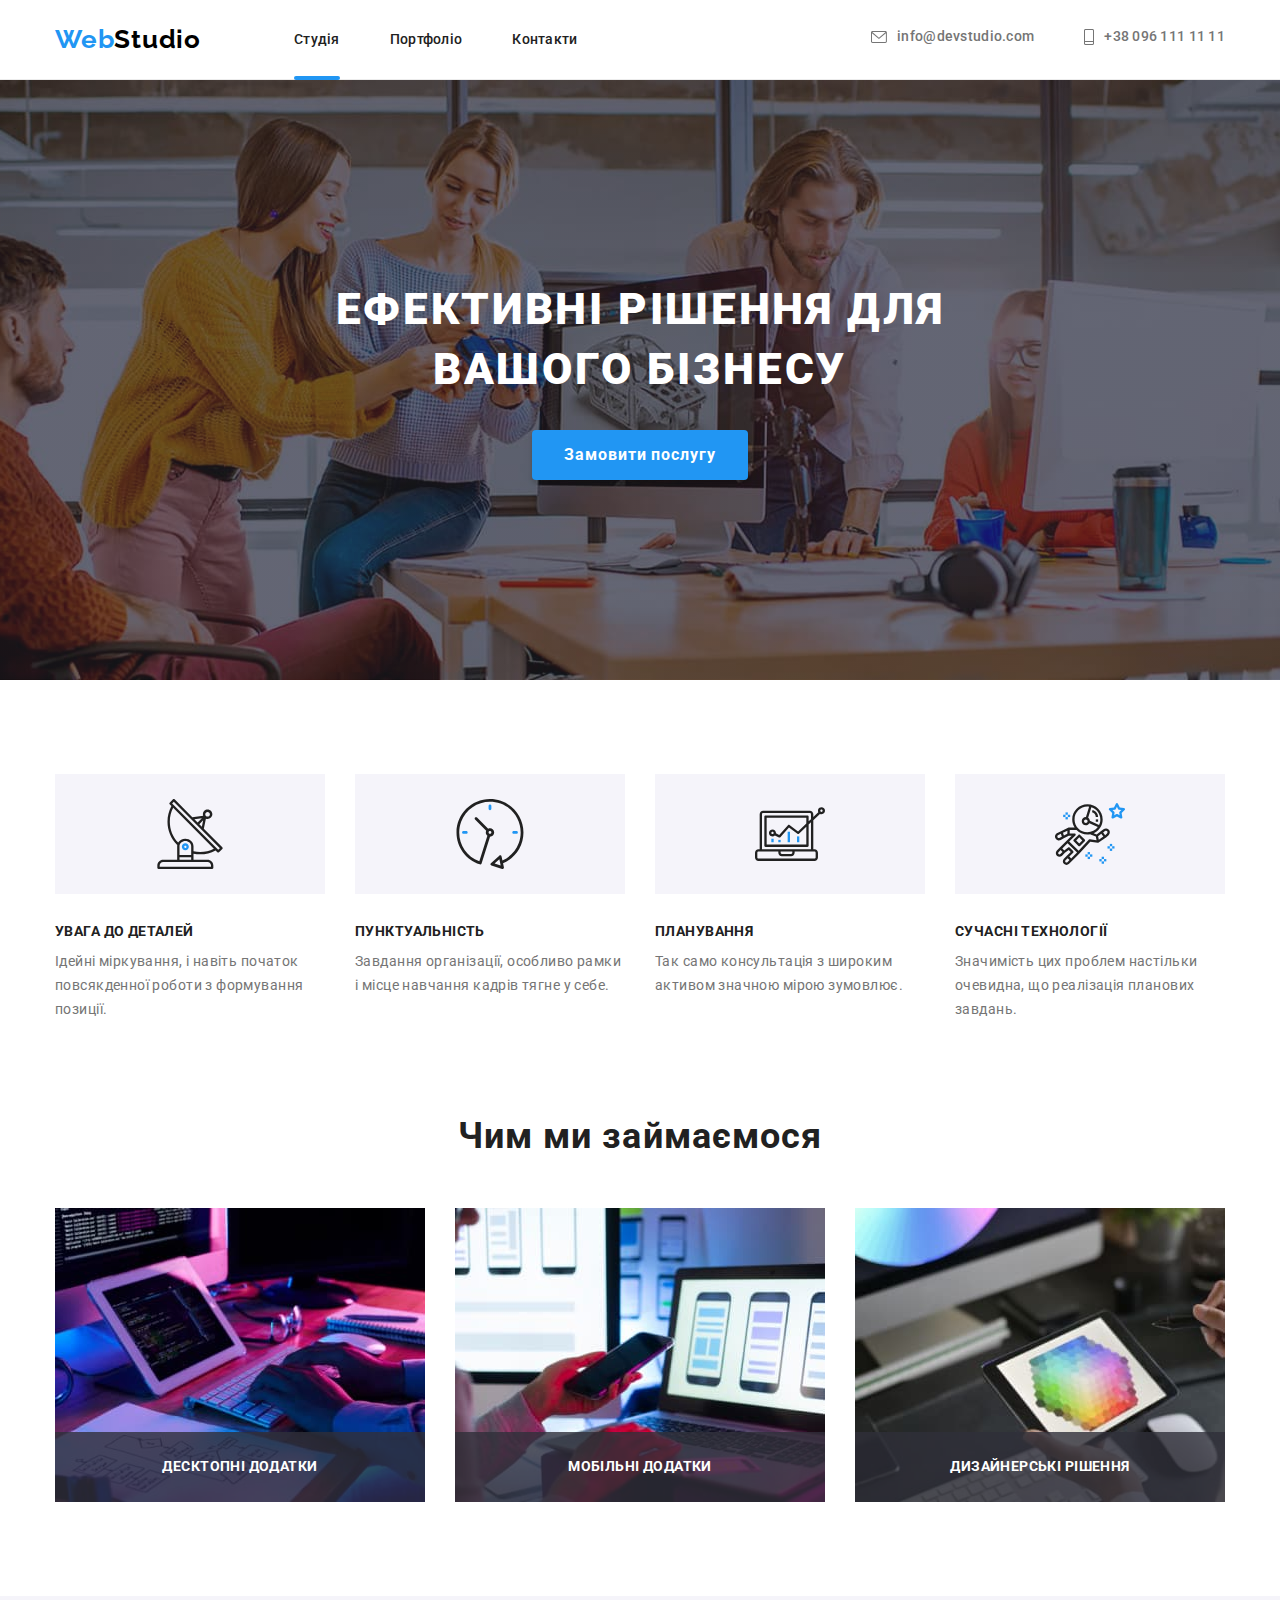
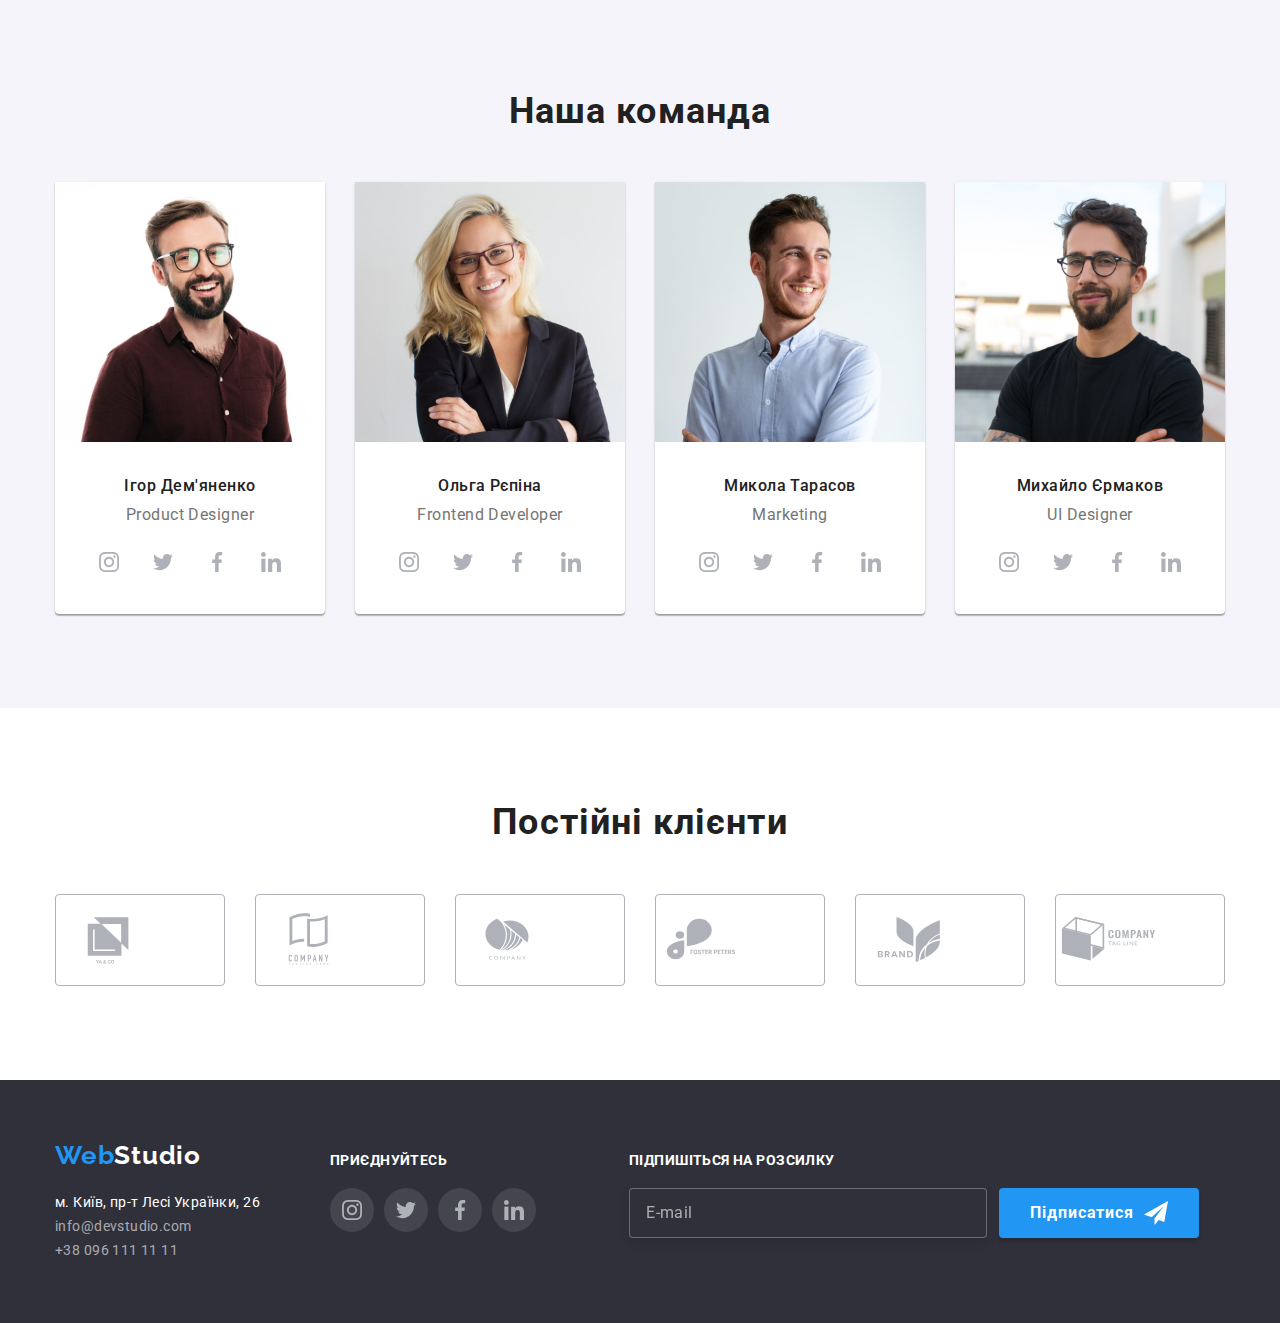
<file: index.html>
<!DOCTYPE html>
<html lang="uk">
  <head>
    <meta charset="UTF-8" />
    <meta http-equiv="X-UA-Compatible" content="IE=edge" />
    <meta name="viewport" content="width=device-width, initial-scale=1.0" />
    <title>Document</title>
    <link rel="preconnect" href="https://fonts.googleapis.com" />
    <link rel="preconnect" href="https://fonts.gstatic.com" crossorigin />
    <link
      href="https://fonts.googleapis.com/css2?family=Raleway:wght@700&family=Roboto:wght@400;500;700;900&family=Tangerine:wght@700&display=swap"
      rel="stylesheet"
    />
    <link
      rel="stylesheet"
      href="https://cdnjs.cloudflare.com/ajax/libs/modern-normalize/1.1.0/modern-normalize.min.css"
    />
    <link rel="stylesheet" href="./css/styles.css" />
  </head>
  <body class="page-body">
    <!-- Шапка -->
    <header class="page-header">
      <div class="container main-nav">
        <a href="/" class="header-logo logo-link">
          <span class="header-logo-accent">Web</span>Studio</a
        >
        <nav class="header-nav">
          <ul class="header-list list">
            <li class="item">
              <a href="./index.html" class="header-list-link link current"
                >Студія
              </a>
            </li>
            <li class="item">
              <a href="./portfolio.html" class="header-list-link link"
                >Портфоліо</a
              >
            </li>
            <li class="item">
              <a href="#" class="header-list-link link">Контакти</a>
            </li>
          </ul>
        </nav>
        <ul class="header-contact-list list">
          <li class="item">
            <a
              class="header-mail-link contact-icon-link link"
              href="mailto:info@devstudio.com"
            >
              <svg class="header-icon icon-mail width=16" height="12">
                <use href="./images/icons.svg#icon-mail"></use>
              </svg>
              <span>info@devstudio.com</span>
            </a>
          </li>
          <li class="item">
            <a
              class="header-tel-link contact-icon-link link"
              href="tel:+380961111111"
            >
              <svg class="header-icon icon-tel" width="10" height="16">
                <use href="./images/icons.svg#icon-tel"></use>
              </svg>
              <span>+38 096 111 11 11</span></a
            >
          </li>
        </ul>
      </div>
    </header>
    <main>
      <!-- Герой -->
      <section class="hero centered">
        <div class="container">
          <h1 class="section-hero-title text-hero-title">
            Ефективні рішення для вашого бізнесу
          </h1>
          <button
            data-modal-open
            class="section-hero-button button"
            type="button"
          >
            Замовити послугу
          </button>
        </div>
      </section>
      <!-- Переваги -->
      <section class="section-featuers section">
        <div class="container">
          <h2 class="section-features-title visually-hidden">Переваги</h2>
          <ul class="section-features-list list">
            <li class="item">
              <div class="features-icons">
                <svg class="features-icon" width="70" height="70">
                  <use href="./images/icons.svg#icon-antenna"></use>
                </svg>
              </div>
              <h3 class="section-features-title">УВАГА ДО ДЕТАЛЕЙ</h3>
              <p class="section-features-text">
                Ідейні міркування, і навіть початок повсякденної роботи з
                формування позиції.
              </p>
            </li>
            <li class="item">
              <div class="features-icons">
                <svg class="features-icon" width="70" height="70">
                  <use href="./images/icons.svg#icon-clock"></use>
                </svg>
              </div>
              <h3 class="section-features-title">ПУНКТУАЛЬНІСТЬ</h3>
              <p class="section-features-text">
                Завдання організації, особливо рамки і місце навчання кадрів
                тягне у себе.
              </p>
            </li>
            <li class="item">
              <div class="features-icons">
                <svg class="features-icon" width="70" height="70">
                  <use href="./images/icons.svg#icon-diagram"></use>
                </svg>
              </div>
              <h3 class="section-features-title">ПЛАНУВАННЯ</h3>
              <p class="section-features-text">
                Так само консультація з широким активом значною мірою зумовлює.
              </p>
            </li>
            <li class="item">
              <div class="features-icons">
                <svg class="features-icon" width="70" height="70">
                  <use href="./images/icons.svg#icon-astronaut"></use>
                </svg>
              </div>
              <h3 class="section-features-title">СУЧАСНІ ТЕХНОЛОГІЇ</h3>
              <p class="section-features-text">
                Значимість цих проблем настільки очевидна, що реалізація
                планових завдань.
              </p>
            </li>
          </ul>
        </div>
      </section>
      <!-- Чим займаємось -->
      <section class="section-work centered section">
        <div class="container">
          <h2 class="section-work-title">Чим ми займаємося</h2>
          <ul class="section-work-list list">
            <li class="item">
              <div class="thumb">
                <img
                  class="section-work-img"
                  src="./images/img1.jpg"
                  alt="програміст працює на комп'ютері"
                  width="370"
                />
                <p class="img-title">Десктопні додатки</p>
              </div>
            </li>
            <li class="item">
              <div class="thumb">
                <img
                  class="section-work-img"
                  src="./images/img2.jpg"
                  alt="програміст з телефоном в руці працює на комп'ютері"
                  width="370"
                />
                <p class="img-title">Мобільні додатки</p>
              </div>
            </li>
            <li class="item">
              <div class="thumb">
                <img
                  class="section-work-img"
                  src="./images/img3.jpg"
                  alt="планшет в руках"
                  width="370"
                />
                <p class="img-title">Дизайнерські рішення</p>
              </div>
            </li>
          </ul>
        </div>
      </section>
      <!-- Наша команда -->
      <section class="section-team section centered">
        <div class="container">
          <h2 class="section-team-title">Наша команда</h2>
          <ul class="section-team-list list">
            <li class="team-list-item item">
              <img
                class="section-team-img"
                src="./images/prod-desingner.jpg"
                alt="Ігор Дем'яненко"
                width="270"
              />
              <h3 class="section-pre-title">Ігор Дем'яненко</h3>
              <p class="section-team-text">Product Designer</p>
              <ul class="social-icons list">
                <li class="social-item">
                  <a href="" class="social-link link">
                    <svg class="social-icon" width="20" height="20">
                      <use href="./images/icons.svg#icon-instagram"></use>
                    </svg>
                  </a>
                </li>
                <li class="social-item">
                  <a href="" class="social-link link">
                    <svg class="social-icon" width="20" height="20">
                      <use href="./images/icons.svg#icon-twitter"></use>
                    </svg>
                  </a>
                </li>
                <li class="social-item">
                  <a href="" class="social-link link">
                    <svg class="social-icon" width="20" height="20">
                      <use href="./images/icons.svg#icon-facebook"></use>
                    </svg>
                  </a>
                </li>
                <li class="social-item">
                  <a href="" class="social-link link">
                    <svg class="social-icon" width="20" height="20">
                      <use href="./images/icons.svg#icon-linkedin"></use>
                    </svg>
                  </a>
                </li>
              </ul>
            </li>
            <li class="team-list-item item">
              <img
                class="section-team-img"
                src="./images/frontend.jpg"
                alt="Ольга Рєпіна"
                width="270"
              />
              <h3 class="section-pre-title">Ольга Рєпіна</h3>
              <p class="section-team-text">Frontend Developer</p>
              <ul class="social-icons list">
                <li class="social-item">
                  <a href="" class="social-link link">
                    <svg class="social-icon" width="20" height="20">
                      <use href="./images/icons.svg#icon-instagram"></use>
                    </svg>
                  </a>
                </li>
                <li class="social-item">
                  <a href="" class="social-link link">
                    <svg class="social-icon" width="20" height="20">
                      <use href="./images/icons.svg#icon-twitter"></use>
                    </svg>
                  </a>
                </li>
                <li class="social-item">
                  <a href="" class="social-link link">
                    <svg class="social-icon" width="20" height="20">
                      <use href="./images/icons.svg#icon-facebook"></use>
                    </svg>
                  </a>
                </li>
                <li class="social-item">
                  <a href="" class="social-link link">
                    <svg class="social-icon" width="20" height="20">
                      <use href="./images/icons.svg#icon-linkedin"></use>
                    </svg>
                  </a>
                </li>
              </ul>
            </li>
            <li class="team-list-item item">
              <img
                class="section-team-img"
                src="./images/marketing.jpg"
                alt="Микола Тарасов"
                width="270"
              />
              <h3 class="section-pre-title">Микола Тарасов</h3>
              <p class="section-team-text">Marketing</p>
              <ul class="social-icons list">
                <li class="social-item">
                  <a href="" class="social-link link">
                    <svg class="social-icon" width="20" height="20">
                      <use href="./images/icons.svg#icon-instagram"></use>
                    </svg>
                  </a>
                </li>
                <li class="social-item">
                  <a href="" class="social-link link">
                    <svg class="social-icon" width="20" height="20">
                      <use href="./images/icons.svg#icon-twitter"></use>
                    </svg>
                  </a>
                </li>
                <li class="social-item">
                  <a href="" class="social-link link">
                    <svg class="social-icon" width="20" height="20">
                      <use href="./images/icons.svg#icon-facebook"></use>
                    </svg>
                  </a>
                </li>
                <li class="social-item">
                  <a href="" class="social-link link">
                    <svg class="social-icon" width="20" height="20">
                      <use href="./images/icons.svg#icon-linkedin"></use>
                    </svg>
                  </a>
                </li>
              </ul>
            </li>
            <li class="team-list-item item">
              <img
                class="section-team-img"
                src="./images/uldesidner.jpg"
                alt="Михайло Єрмаков"
                width="270"
              />
              <h3 class="section-pre-title">Михайло Єрмаков</h3>
              <p class="section-team-text">UI Designer</p>
              <ul class="social-icons list">
                <li class="social-item">
                  <a href="" class="social-link link">
                    <svg class="social-icon" width="20" height="20">
                      <use href="./images/icons.svg#icon-instagram"></use>
                    </svg>
                  </a>
                </li>
                <li class="social-item">
                  <a href="" class="social-link link">
                    <svg class="social-icon" width="20" height="20">
                      <use href="./images/icons.svg#icon-twitter"></use>
                    </svg>
                  </a>
                </li>
                <li class="social-item">
                  <a href="" class="social-link link">
                    <svg class="social-icon" width="20" height="20">
                      <use href="./images/icons.svg#icon-facebook"></use>
                    </svg>
                  </a>
                </li>
                <li class="social-item">
                  <a href="" class="social-link link">
                    <svg class="social-icon" width="20" height="20">
                      <use href="./images/icons.svg#icon-linkedin"></use>
                    </svg>
                  </a>
                </li>
              </ul>
            </li>
          </ul>
        </div>
      </section>
      <section class="clients centered">
        <div class="container">
          <h2 class="clients-title">Постійні клієнти</h2>
          <ul class="cliets-list list">
            <li class="clients-item">
              <a href="" class="clients-link link">
                <svg class="clients-icon" height="60" width="106">
                  <use href="./images/icons.svg#icon-logo-1"></use>
                </svg>
              </a>
            </li>
            <li class="clients-item">
              <a href="" class="clients-link link">
                <svg class="clients-icon" height="60" width="106">
                  <use href="./images/icons.svg#icon-logo-2"></use>
                </svg>
              </a>
            </li>
            <li class="clients-item">
              <a href="" class="clients-link link">
                <svg class="clients-icon" height="60" width="106">
                  <use href="./images/icons.svg#icon-logo-3"></use>
                </svg>
              </a>
            </li>
            <li class="clients-item">
              <a href="" class="clients-link link">
                <svg class="clients-icon" height="60" width="106">
                  <use href="./images/icons.svg#icon-logo-4"></use>
                </svg>
              </a>
            </li>
            <li class="clients-item">
              <a href="" class="clients-link link">
                <svg class="clients-icon" height="60" width="106">
                  <use href="./images/icons.svg#icon-logo-5"></use>
                </svg>
              </a>
            </li>
            <li class="clients-item">
              <a href="" class="clients-link link">
                <svg class="clients-icon" height="60" width="106">
                  <use href="./images/icons.svg#icon-logo-6"></use>
                </svg>
              </a>
            </li>
          </ul>
        </div>
      </section>
    </main>
    <!-- Футер -->
    <footer class="page-footer">
      <div class="container">
        <div class="footer-address-block">
          <a href="/" class="footer-logo-link logo-link">
            <span class="footer-logo-accent">Web</span
            ><span class="second-part-logo">Studio</span>
          </a>
          <address class="footer-address">
            <ul class="footer-address-list list">
              <li>
                <a
                  class="footer-address-text link"
                  href="https://goo.gl/maps/xzUhMAHxMRx1ZoJVA"
                  target="_blank"
                  rel="noopener noreferrer nofollow"
                  >м. Київ, пр-т Лесі Українки, 26</a
                >
              </li>
              <li>
                <a
                  class="footer-mail-link link"
                  href="mailto:info@devstudio.com"
                  >info@devstudio.com</a
                >
              </li>
              <li>
                <a class="footer-tel-link link" href="tel:+380961111111"
                  >+38 096 111 11 11</a
                >
              </li>
            </ul>
          </address>
        </div>
        <div class="footer-icons">
          <h2 class="footer-icon-text">приєднуйтесь</h2>
          <ul class="footer-list list">
            <li class="icon-list list">
              <a class="icon-link link" href="">
                <svg class="social-icon" width="20" height="20">
                  <use href="./images/icons.svg#icon-instagram"></use>
                </svg>
              </a>
            </li>
            <li class="icon-list list">
              <a class="icon-link link" href="">
                <svg class="social-icon" width="20" height="20">
                  <use href="./images/icons.svg#icon-twitter"></use>
                </svg>
              </a>
            </li>
            <li class="icon-list list">
              <a class="icon-link link" href="">
                <svg class="social-icon" width="20" height="20">
                  <use href="./images/icons.svg#icon-facebook"></use>
                </svg>
              </a>
            </li>
            <li class="icon-list list">
              <a class="icon-link link" href="">
                <svg class="social-icon" width="20" height="20">
                  <use href="./images/icons.svg#icon-linkedin"></use>
                </svg>
              </a>
            </li>
          </ul>
        </div>
        <div class="footer-join">
          <h2 class="footer-join-text">Підпишіться на розсилку</h2>
          <div class="input-field">
            <label for="join-input" class="modal-label"></label>
            <input
              type="email"
              name="join-input"
              id="join-input"
              placeholder="E-mail"
              class="input-footer"
            />
            <button type="submit" class="button button-join">
              <span class="text-join">Підписатися</span>
              <svg class="footer-icon-send" width="24" height="24">
                <use href="./images/icons.svg#icon-send"></use>
              </svg>
            </button>
          </div>
        </div>
      </div>
    </footer>
    <div class="modal-backdrop is-hidden" data-modal>
      <div class="modal">
        <div data-modal-close class="close-sign">
          <svg class="close-sing-icon" width="18" height="18">
            <use href="./images/icons.svg#icon-close"></use>
          </svg>
        </div>
        <form action="#" name="form-request" class="modal-form">
          <p class="modal-text">Залиште свої дані, ми вам передзвонимо</p>
          <label for="user-name" class="modal-label">Ім'я</label>
          <div class="input-wrapper">
            <input
              type="text"
              name="user-name"
              id="user-name"
              class="modal-input"
            />
            <svg class="input-icon" width="18" height="18">
              <use href="./images/icons.svg#icon-user"></use>
            </svg>
          </div>
          <label for="user-number" class="modal-label">Телефон</label>
          <div class="input-wrapper">
            <input
              type="tel"
              name="user-number"
              id="user-number"
              class="modal-input"
            />
            <svg class="input-icon" width="18" height="18">
              <use href="./images/icons.svg#icon-phone"></use>
            </svg>
          </div>
          <label for="user-mail" class="modal-label">Пошта</label>
          <div class="input-wrapper">
            <input
              type="email"
              name="user-mail"
              id="user-mail"
              class="modal-input"
            />
            <svg class="input-icon" width="18" height="18">
              <use href="./images/icons.svg#icon-email"></use>
            </svg>
          </div>
          <label for="user-text" class="modal-label">Коментар</label>
          <textarea
            name="user-text"
            id="user-text"
            placeholder="Введіть текст"
            class="modal-textarea"
          ></textarea>
          <div class="input-wrapper check-line">
            <input
              type="checkbox"
              value="agree"
              name="checkbox-agreement"
              id="checkbox-agreement"
              class="visually-hidden"
            />
            <label for="checkbox-agreement" class="checkbox-agree"
              >Погоджуюся з розсилкою та приймаю
              <span
                ><a class="checkbox-link" href="#">Умови договору</a></span
              ></label
            >
          </div>
          <button type="submit" class="modal-button">Відправити</button>
        </form>
      </div>
    </div>
    <script src="./js/modal.js"></script>
  </body>
</html>
</file>
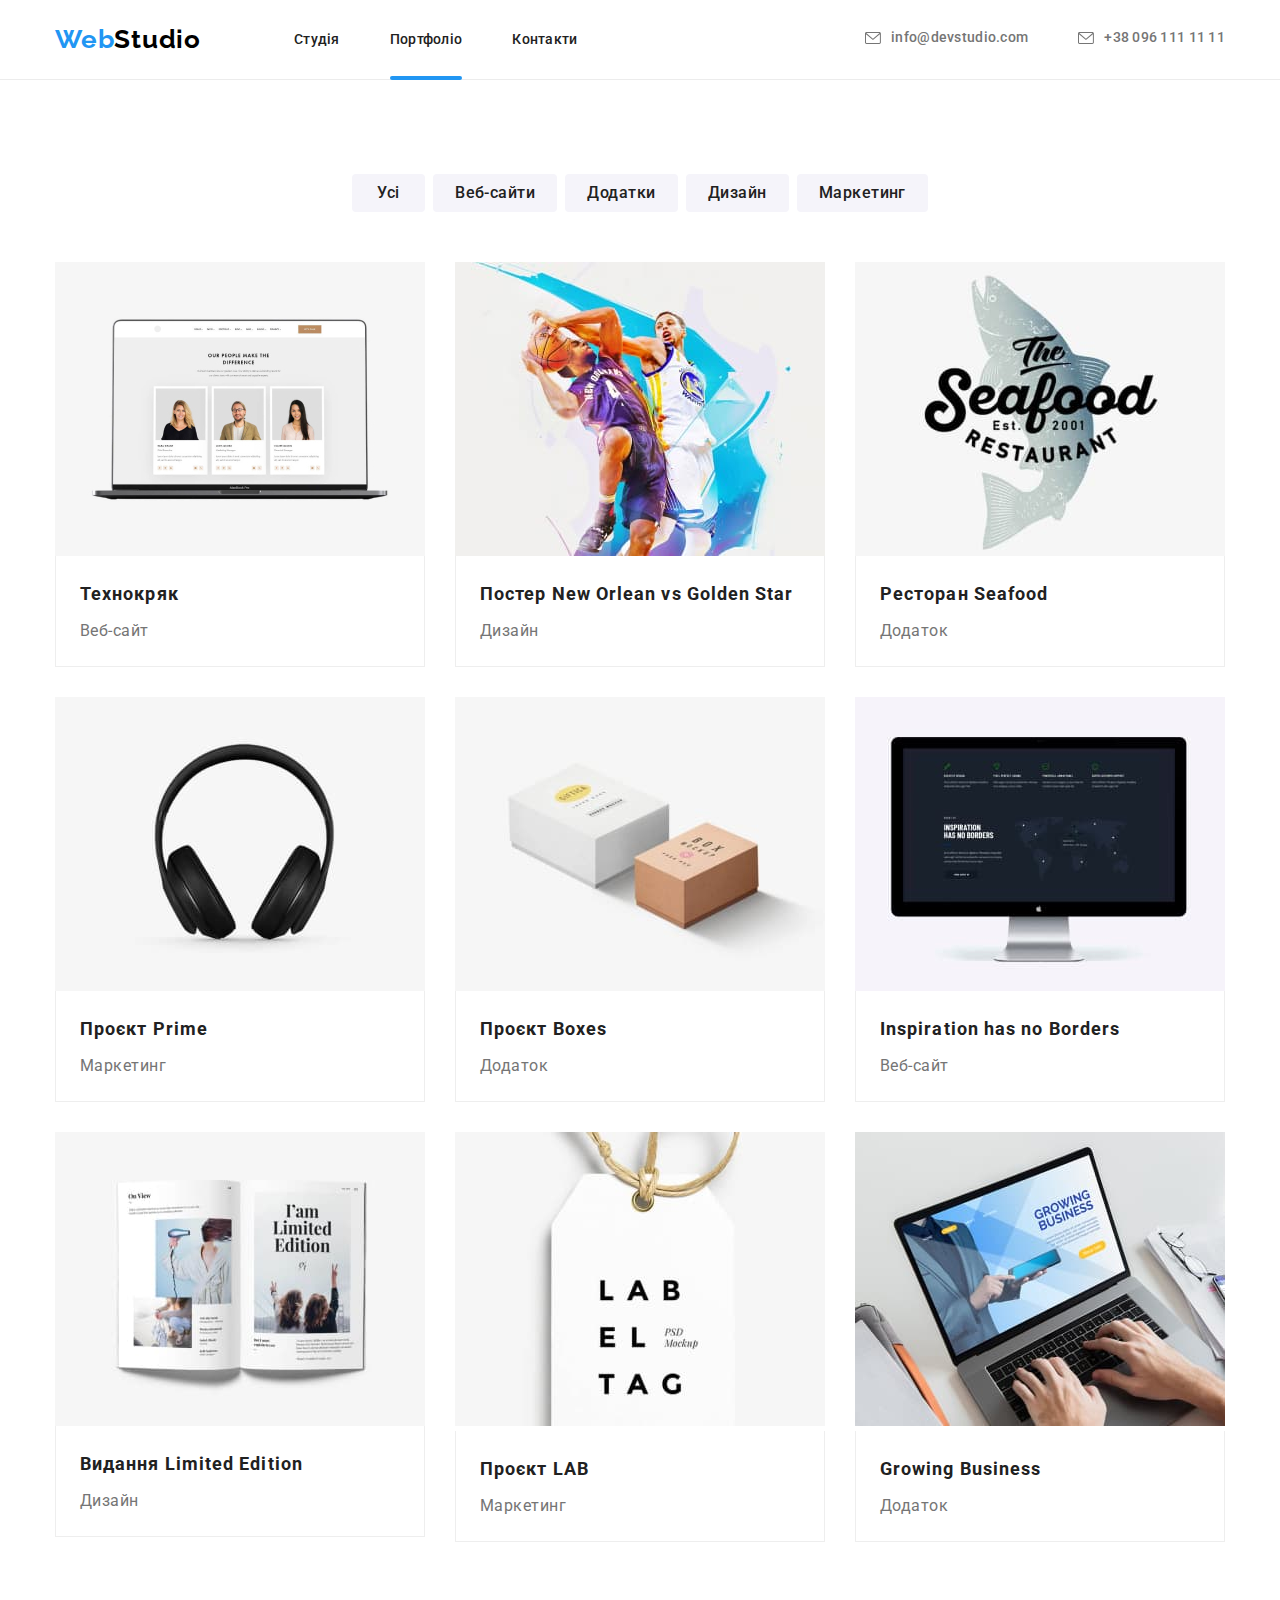
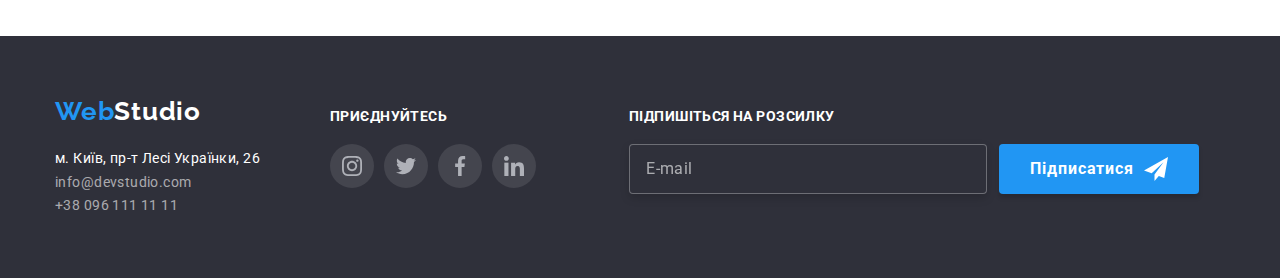
<file: portfolio.html>
<!DOCTYPE html>
<html lang="uk">
  <head>
    <meta charset="UTF-8" />
    <meta http-equiv="X-UA-Compatible" content="IE=edge" />
    <meta name="viewport" content="width=device-width, initial-scale=1.0" />
    <title>Портфолио</title>
    <link rel="preconnect" href="https://fonts.googleapis.com" />
    <link rel="preconnect" href="https://fonts.gstatic.com" crossorigin />
    <link
      href="https://fonts.googleapis.com/css2?family=Raleway:wght@700&family=Roboto:wght@400;500;700;900&family=Tangerine:wght@700&display=swap"
      rel="stylesheet"
    />
    <link
      rel="stylesheet"
      href="https://cdnjs.cloudflare.com/ajax/libs/modern-normalize/1.1.0/modern-normalize.min.css"
    />
    <link rel="stylesheet" href="./css/styles.css" />
  </head>
  <body class="page-body">
    <!-- Шапка -->
    <header class="page-header">
      <div class="container main-nav">
        <a href="/" class="header-logo logo-link">
          <span class="header-logo-accent">Web</span>Studio</a
        >
        <nav class="header-nav">
          <ul class="header-list list">
            <li class="item">
              <a href="./index.html" class="header-list-link link">Студія</a>
            </li>
            <li class="item">
              <a href="/portfolio.html" class="header-list-link link current"
                >Портфоліо</a
              >
            </li>
            <li class="item">
              <a href="#" class="header-list-link link">Контакти</a>
            </li>
          </ul>
        </nav>
        <ul class="header-contact-list list">
          <li class="item">
            <a
              class="header-mail-link contact-icon-link link"
              href="mailto:info@devstudio.com"
            >
              <svg class="header-icon icon-mail width=16" height="12">
                <use href="./images/icons.svg#icon-mail"></use>
              </svg>
              <span>info@devstudio.com</span></a
            >
          </li>
          <li class="item">
            <a
              class="header-tel-link contact-icon-link link"
              href="tel:+380961111111"
            >
              <svg class="header-icon icon-mail width=16" height="12">
                <use href="./images/icons.svg#icon-mail"></use>
              </svg>
              <span>+38 096 111 11 11</span></a
            >
          </li>
        </ul>
      </div>
    </header>
    <main>
      <!-- Герой -->
      <section class="section-progects section">
        <div class="container">
          <h1 class="section-filter-title visually-hidden">Фільтр</h1>
          <ul class="section-filter-list list">
            <li class="item">
              <button class="filter-button all link" type="button">Усі</button>
            </li>
            <li class="item">
              <button class="filter-button link" type="button">
                Веб-сайти
              </button>
            </li>
            <li class="item">
              <button class="filter-button link" type="button">Додатки</button>
            </li>
            <li class="item">
              <button class="filter-button link" type="button">Дизайн</button>
            </li>
            <li class="item">
              <button class="filter-button link" type="button">
                Маркетинг
              </button>
            </li>
          </ul>
          <ul class="progects-list list">
            <li class="progects-item-list item">
              <a class="progect-link link" href="#">
                <div class="overlay">
                  <img
                    class="progect-list-img"
                    src="./images/image1.jpg"
                    alt="Технокряк"
                    width="370"
                  />
                  <p class="overlay-text">
                    Ресурс пропонує комплексні пропозиції з різним рівнем
                    функціоналу та сервісів. Все це дозволить відвідувачу
                    отримати вичерпні відомості про компанію чи приватну особу.
                  </p>
                </div>
                <div class="img-description">
                  <h2 class="progect-list-title link">Технокряк</h2>
                  <p class="progect-list-text">Веб-сайт</p>
                </div>
              </a>
            </li>
            <li class="progects-item-list item">
              <a class="progect-link link" href="#">
                <div class="overlay">
                  <img
                    class="progect-list-img"
                    src="./images/image2.jpg"
                    alt="Постер"
                    width="370"
                  />
                  <p class="overlay-text">
                    Ресурс пропонує комплексні пропозиції з різним рівнем
                    функціоналу та сервісів. Все це дозволить відвідувачу
                    отримати вичерпні відомості про компанію чи приватну особу.
                  </p>
                </div>
                <div class="img-description">
                  <h2 class="progect-list-title link">
                    Постер New Orlean vs Golden Star
                  </h2>
                  <p class="progect-list-text">Дизайн</p>
                </div>
              </a>
            </li>
            <li class="progects-item-list item">
              <a class="progect-link link" href="#">
                <div class="overlay">
                  <img
                    class="progect-list-img"
                    src="./images/image3.jpg"
                    alt="Ресторан Seafood"
                    width="370"
                  />
                  <p class="overlay-text">
                    Ресурс пропонує комплексні пропозиції з різним рівнем
                    функціоналу та сервісів. Все це дозволить відвідувачу
                    отримати вичерпні відомості про компанію чи приватну особу.
                  </p>
                </div>
                <div class="img-description">
                  <h2 class="progect-list-title link">Ресторан Seafood</h2>
                  <p class="progect-list-text">Додаток</p>
                </div>
              </a>
            </li>
            <li class="progects-item-list item">
              <a class="progect-link link" href="#">
                <div class="overlay">
                  <img
                    class="progect-list-img"
                    src="./images/image4.jpg"
                    alt="Проєкт Prime"
                    width="370"
                  />
                  <p class="overlay-text">
                    Ресурс пропонує комплексні пропозиції з різним рівнем
                    функціоналу та сервісів. Все це дозволить відвідувачу
                    отримати вичерпні відомості про компанію чи приватну особу.
                  </p>
                </div>
                <div class="img-description">
                  <h2 class="progect-list-title link">Проєкт Prime</h2>
                  <p class="progect-list-text">Маркетинг</p>
                </div>
              </a>
            </li>
            <li class="progects-item-list item">
              <a class="progect-link link" href="#">
                <div class="overlay">
                  <img
                    class="progect-list-img"
                    src="./images/image5.jpg"
                    alt="Проєкт Boxes"
                    width="370"
                  />
                  <p class="overlay-text">
                    Ресурс пропонує комплексні пропозиції з різним рівнем
                    функціоналу та сервісів. Все це дозволить відвідувачу
                    отримати вичерпні відомості про компанію чи приватну особу.
                  </p>
                </div>
                <div class="img-description">
                  <h2 class="progect-list-title link">Проєкт Boxes</h2>
                  <p class="progect-list-text">Додаток</p>
                </div>
              </a>
            </li>
            <li class="progects-item-list item">
              <a class="progect-link link" href="#">
                <div class="overlay">
                  <img
                    class="progect-list-img"
                    src="./images/image6.jpg"
                    alt="Inspiration"
                    width="370"
                  />
                  <p class="overlay-text">
                    Ресурс пропонує комплексні пропозиції з різним рівнем
                    функціоналу та сервісів. Все це дозволить відвідувачу
                    отримати вичерпні відомості про компанію чи приватну особу.
                  </p>
                </div>
                <div class="img-description">
                  <h2 class="progect-list-title link">
                    Inspiration has no Borders
                  </h2>
                  <p class="progect-list-text">Веб-сайт</p>
                </div>
              </a>
            </li>
            <li class="progects-item-list item">
              <a class="progect-link link" href="#">
                <div class="overlay">
                  <img
                    class="progect-list-img"
                    src="./images/image7.jpg"
                    alt=""
                    width="370"
                  />
                  <p class="overlay-text">
                    Ресурс пропонує комплексні пропозиції з різним рівнем
                    функціоналу та сервісів. Все це дозволить відвідувачу
                    отримати вичерпні відомості про компанію чи приватну особу.
                  </p>
                </div>
                <div class="img-description">
                  <h2 class="progect-list-title link">
                    Видання Limited Edition
                  </h2>
                  <p class="progect-list-text">Дизайн</p>
                </div>
              </a>
            </li>
            <li class="progects-item-list item">
              <a class="progect-link link" href="/">
                <div class="overlay">
                  <img src="./images/image8.jpg" alt="Проєкт LAB" width="370" />
                  <p class="overlay-text">
                    Ресурс пропонує комплексні пропозиції з різним рівнем
                    функціоналу та сервісів. Все це дозволить відвідувачу
                    отримати вичерпні відомості про компанію чи приватну особу.
                  </p>
                </div>
                <div class="img-description">
                  <h2 class="progect-list-title">Проєкт LAB</h2>
                  <p class="progect-list-text">Маркетинг</p>
                </div>
              </a>
            </li>
            <li class="progects-item-list item">
              <a class="progect-link link" href="#">
                <div class="overlay">
                  <img
                    src="./images/image9.jpg"
                    alt="Growing Business"
                    width="370"
                  />
                  <p class="overlay-text">
                    Ресурс пропонує комплексні пропозиції з різним рівнем
                    функціоналу та сервісів. Все це дозволить відвідувачу
                    отримати вичерпні відомості про компанію чи приватну особу.
                  </p>
                </div>
                <div class="img-description">
                  <h2 class="progect-list-title link">Growing Business</h2>
                  <p class="progect-list-text">Додаток</p>
                </div>
              </a>
            </li>
          </ul>
        </div>
      </section>
    </main>
    <footer class="page-footer">
      <div class="container">
        <div class="footer-address-block">
          <a href="/" class="footer-logo-link logo-link">
            <span class="footer-logo-accent">Web</span
            ><span class="second-part-logo">Studio</span>
          </a>
          <address class="footer-address">
            <ul class="footer-address-list list">
              <li>
                <a
                  class="footer-address-text link"
                  href="https://goo.gl/maps/xzUhMAHxMRx1ZoJVA"
                  target="_blank"
                  rel="noopener noreferrer nofollow"
                  >м. Київ, пр-т Лесі Українки, 26</a
                >
              </li>
              <li>
                <a
                  class="footer-mail-link link"
                  href="mailto:info@devstudio.com"
                  >info@devstudio.com</a
                >
              </li>
              <li>
                <a class="footer-tel-link link" href="tel:+380961111111"
                  >+38 096 111 11 11</a
                >
              </li>
            </ul>
          </address>
        </div>
        <div class="footer-icons">
          <h2 class="footer-icon-text">приєднуйтесь</h2>
          <ul class="footer-list list">
            <li class="icon-list list">
              <a class="icon-link link" href="">
                <svg class="social-icon" width="20" height="20">
                  <use href="./images/icons.svg#icon-instagram"></use>
                </svg>
              </a>
            </li>
            <li class="icon-list list">
              <a class="icon-link link" href="">
                <svg class="social-icon" width="20" height="20">
                  <use href="./images/icons.svg#icon-twitter"></use>
                </svg>
              </a>
            </li>
            <li class="icon-list list">
              <a class="icon-link link" href="">
                <svg class="social-icon" width="20" height="20">
                  <use href="./images/icons.svg#icon-facebook"></use>
                </svg>
              </a>
            </li>
            <li class="icon-list list">
              <a class="icon-link link" href="">
                <svg class="social-icon" width="20" height="20">
                  <use href="./images/icons.svg#icon-linkedin"></use>
                </svg>
              </a>
            </li>
          </ul>
        </div>
        <div class="footer-join">
          <h2 class="footer-join-text">Підпишіться на розсилку</h2>
          <div class="input-field">
            <input type="email" placeholder="E-mail" class="input-footer" />
            <button type="button" class="button button-join">
              <span class="text-join">Підписатися</span>
              <svg class="footer-icon-send" width="24" height="24">
                <use href="./images/icons.svg#icon-send"></use>
              </svg>
            </button>
          </div>
        </div>
      </div>
    </footer>
  </body>
</html>
</file>
<file: css/styles.css>
/* основной цвет текста #212121 */
/* вторичный цвет текста #757575  */
/* акцент #2196F3  */
/* черный #000000 */
/* белый основной #FFFFFF  */
/* белый вторичный  rgba(255, 255, 255, 0.6) */
/* вторичный цвет фона #F5F4FA */
/* основной цвет фона  #F5F5F5 */
/*вторичный цвет фона для героя #2F303A */

/* General styles */
:root {
  --primary-text-color: #212121;
  --secondary-text-color: #757575;
  --accent-color: #2196f3;
  --primary-bg-color: #f5f5f5;
  --secondary-bg-color: #f5f4fa;
  --tertiary-bg-color: #2f303a;
  --primary-white-color: #ffffff;
  --primary-black-color: #000000;
  --secondary-white-color: rgba(255, 255, 255, 0.6);
  --specific-ident: 10px;
  --img-ident: 30px;
  --icon-bg: #afb1b8;
  --border: 1px solid #eeeeee;
}
h1,
h2,
h3,
p {
  margin: 0;
}

.page-body {
  color: var(--primary-text-color);
  font-family: "Roboto", sans-serif;
}
.container {
  max-width: 1200px;
  margin: 0 auto;
  padding-left: 15px;
  padding-right: 15px;
}

.section {
  padding: 94px 0;
}

.link,
.logo-link {
  text-decoration: none;
}

.list {
  list-style: none;
  padding-left: 0;
  margin: 0;
}

/* Main nav */

.main-nav {
  display: flex;
  align-items: center;
  white-space: nowrap;
}

.page-header {
  border-bottom: 1px solid #ececec;
}
.page-header .container {
  background-color: var(--primary-white-color);
}

.header-list-link {
  color: var(--accent-color);
  position: relative;
}

.current.header-list-link::after {
  content: "";
  display: block;
  height: 4px;
  width: 100%;
  position: absolute;
  bottom: -1px;

  background-color: var(--accent-color);
  border-radius: 2px;
}

/* Logo */
.header-logo {
  font-weight: 700;
  font-size: 26px;
  line-height: 1.19;

  letter-spacing: 0.03em;
  color: var(--primary-black-color);
  font-family: "Raleway";
  font-style: normal;
}

.header-logo-accent {
  color: var(--accent-color);
}

/* Header-nav */

.header-list {
  display: flex;
  margin-left: 93px;
}

.header-list .item:not(:last-child) {
  margin-right: 50px;
}

.header-list-link {
  display: block;
  padding-top: 32px;
  padding-bottom: 31px;

  font-weight: 500;
  font-size: 14px;
  line-height: 1.14;
  letter-spacing: 0.02em;
  color: var(--primary-text-color);

  transition: color 250ms cubic-bezier(0.4, 0, 0.2, 1);
}
.link:hover {
  color: var(--accent-color);
}
.link:focus {
  color: var(--accent-color);
}

/* Contacts */

.header-contact-list {
  display: flex;
  margin-left: auto;
}

.header-tel-link {
  padding-left: 50px;
}

.header-mail-link,
.header-tel-link {
  font-weight: 500;
  font-size: 14px;
  line-height: 1.14;
  letter-spacing: 0.02em;
  color: var(--secondary-text-color);
}

.header-portfolio {
  background-color: var(--primary-white-color);
}

.header-icon {
  margin-right: 10px;
  align-self: center;
}
.icon-mail {
  width: 16px;
  height: 12px;
}
.icon-tel {
  width: 10px;
  height: 16px;
}

.contact-icon-link {
  display: inline-flex;
  fill: var(--secondary-text-color);
  transition: color 250ms cubic-bezier(0.4, 0, 0.2, 1),
    fill 250ms cubic-bezier(0.4, 0, 0.2, 1);
}

.contact-icon-link:hover,
.contact-icon-link:focus {
  fill: var(--accent-color);
}
/* Hero */

.hero.centered {
  max-width: 1600px;
  margin: 0 auto;

  background-color: var(--tertiary-bg-color);
  text-align: center;
  padding: 200px 0;
  background-image: linear-gradient(
      to right,
      rgba(47, 48, 58, 0.4),
      rgba(47, 48, 58, 0.4)
    ),
    url(../images/hero-bg.jpg);
  background-position: center;
  background-repeat: no-repeat;
}

.visually-hidden {
  position: absolute;
  white-space: nowrap;
  width: 1px;
  height: 1px;
  overflow: hidden;
  border: 0;
  padding: 0;
  clip: rect(0 0 0 0);
  clip-path: inset(50%);
  margin: -1px;
}

.section-hero-title {
  font-weight: 900;
  font-size: 44px;
  line-height: 1.36;
  text-align: center;
  letter-spacing: 0.06em;
  text-transform: uppercase;
  color: var(--primary-white-color);

  margin: 0 auto 30px;
  max-width: 696px;
}

.button {
  background-color: var(--accent-color);
  border: none;
}
.section-hero-button {
  font-weight: 700;
  font-size: 16px;
  line-height: 1.88;

  align-items: center;
  letter-spacing: 0.06em;
  color: var(--primary-white-color);
  font-family: inherit;

  padding: 10px 32px;
  min-width: 216px;
  border-radius: 4px;
  margin: auto;

  box-shadow: 0px 4px 4px rgba(0, 0, 0, 0.15);
  border-radius: 4px;
  cursor: pointer;
}

/* Features */

.features-icons {
  display: flex;
  height: 120px;
  width: 270px;
  background-color: var(--secondary-bg-color);
  justify-content: center;
  align-items: center;
  margin-bottom: 30px;
}

.features-icon {
  display: inline-block;
}

.section-features-list {
  display: flex;
}

.section-features-list .item:not(:last-child) {
  margin-right: 30px;
}

.section-features-title {
  font-size: 14px;
  line-height: 1.14;
  letter-spacing: 0.03em;
  text-transform: uppercase;
  color: var(--primary-text-color);
  margin-top: 0;
  margin-bottom: var(--specific-ident);
}

.section-features-text {
  font-size: 14px;
  line-height: 1.71;
  letter-spacing: 0.03em;
  color: var(--secondary-text-color);
}

/* Section Work */

.section-work-list {
  display: flex;
  padding-top: 0;
}

.section-work {
  padding-top: 0;
}

.section-work-list .item:not(:last-child) {
  margin-right: 30px;
}

.section-work-title {
  font-size: 36px;
  line-height: 1.17;
  text-align: center;
  letter-spacing: 0.03em;
  color: var(--primary-text-color);

  margin-bottom: 50px;
}

.section-work-img {
  display: block;
}

.thumb {
  position: relative;
}

.img-title {
  position: absolute;
  bottom: 0;

  display: flex;
  align-items: center;
  justify-content: center;
  width: 370px;
  height: 70px;
  background-color: rgba(47, 48, 58, 0.8);

  font-weight: 700;
  font-size: 14px;
  line-height: 1.1428px;
  text-align: center;
  letter-spacing: 0.03em;
  text-transform: uppercase;

  color: var(--primary-white-color);
}

/* Our team */

.section-team {
  background-color: var(--secondary-bg-color);
}

.section-team-list {
  display: flex;
}

.section-team-list .social-icons {
  display: flex;
  justify-content: center;
  margin-bottom: 30px;
}

.social-icon {
  fill: var(--icon-bg);
}

.section-team-list .social-item {
  width: 44px;
  height: 44px;
}

.section-team-list .social-link {
  width: 100%;
  height: 100%;
  display: flex;
  align-items: center;
  justify-content: center;
  border-radius: 50%;
  background-color: var(--primary-white-color);

  transition: background-color 250ms cubic-bezier(0.4, 0, 0.2, 1),
    fill 250ms cubic-bezier(0.4, 0, 0.2, 1);
}

.social-icons .social-link:hover,
.social-icons .social-link:focus {
  background-color: var(--accent-color);
}
.social-link:hover .social-icon,
.social-link:focus .social-icon {
  fill: var(--primary-white-color);
}

.section-team-list .social-item:not(:last-child) {
  margin-right: 10px;
}

.section-team-list .item:not(:last-child) {
  margin-right: 30px;
}

.section-team .centered {
  padding-top: 94px;
  padding-bottom: 94px;
  text-align: center;
}
.section-team-title {
  font-size: 36px;
  line-height: 1.17;
  text-align: center;
  letter-spacing: 0.03em;
  color: var(--primary-text-color);
  margin-bottom: 50px;
}

.section-team-img {
  margin-bottom: var(--img-ident);
}

.section-pre-title {
  font-weight: 500;
  font-size: 16px;
  line-height: 1.19;
  text-align: center;
  letter-spacing: 0.03em;
  color: var(--primary-text-color);

  margin-bottom: var(--specific-ident);
}

.section-team-text {
  font-size: 16px;
  line-height: 1.19;
  text-align: center;
  letter-spacing: 0.03em;
  color: var(--secondary-text-color);

  padding-bottom: 16px;
}

.team-list-item {
  background-color: var(--primary-white-color);
  box-shadow: 0px 1px 3px rgba(0, 0, 0, 0.12), 0px 1px 1px rgba(0, 0, 0, 0.14),
    0px 2px 1px rgba(0, 0, 0, 0.2);
  border-radius: 0px 0px 4px 4px;
}

/* Clietns */

.clients.centered {
  padding: 94px 0;
}

.clients .clients-title {
  font-size: 36px;
  line-height: 1.16;
  text-align: center;
  letter-spacing: 0.03em;
  color: var(--primary-text-color);
  margin-bottom: 50px;
}

.cliets-list {
  display: flex;
  justify-content: center;
}

.clients-link {
  display: flex;
  width: 170px;
  height: 92px;
  border: 1px solid #afb1b8;
  border-radius: 4px;
  align-items: center;
  fill: var(--icon-bg);

  transition: fill 250ms cubic-bezier(0.4, 0, 0.2, 1);
}

.clients-link:hover,
.clients-link:focus {
  fill: #2196f3;
  border: 1px solid #2196f3;
  border-radius: 4px;
}

.clients-item:not(:last-child) {
  margin-right: 30px;
}

/* footer */
.page-footer {
  background: var(--tertiary-bg-color);
  padding-top: 60px;
  padding-bottom: 60px;
}

.footer-logo-link {
  font-family: "Raleway";
  font-style: normal;
  font-weight: 700;
  font-size: 26px;
  line-height: 1.19;
  letter-spacing: 0.03em;
}

.footer-logo-accent {
  color: var(--accent-color);
}
.second-part-logo {
  color: var(--primary-white-color);
}

.footer-address-block {
  margin-right: 70px;
}

.footer-address {
  font-family: "Roboto";
  font-style: normal;
  padding-top: 20px;
}

.footer-address-text {
  font-weight: 400;
  font-size: 14px;
  line-height: 1.71;
  letter-spacing: 0.03em;
  color: var(--primary-white-color);
}

.footer-mail-link {
  font-weight: 400;
  font-size: 14px;
  line-height: 1.71;

  letter-spacing: 0.03em;
  color: var(--secondary-white-color);

  margin-bottom: 9px;
}

.footer-tel-link {
  font-weight: 400;
  font-size: 14px;
  line-height: 1.71;

  letter-spacing: 0.03em;
  color: var(--secondary-white-color);
  margin-bottom: 60px;
}

.footer-icon-text {
  font-family: "Roboto";
  font-style: normal;
  font-weight: 700;
  font-size: 14px;
  line-height: 16px;
  letter-spacing: 0.03em;
  text-transform: uppercase;
  color: var(--primary-white-color);

  margin-bottom: 20px;
}

.footer-list {
  display: flex;
}

.footer-list .icon-list:not(:last-child) {
  margin-right: 10px;
}

.footer-list .icon-link {
  width: 44px;
  height: 44px;
  display: flex;
  background-color: rgba(255, 255, 255, 0.1);
  align-items: center;
  justify-content: center;
  border-radius: 50%;

  transition: background-color 250ms cubic-bezier(0.4, 0, 0.2, 1),
    fill 250ms cubic-bezier(0.4, 0, 0.2, 1);
}

.page-footer .container {
  display: flex;
}

.footer-icons {
  padding-top: 12px;
  margin-right: 93px;
}

.icon-link:hover .social-icon,
.icon-link:focus .social-icon {
  fill: var(--primary-white-color);
}
.icon-link:hover,
.icon-link:focus {
  background-color: var(--accent-color);
}
/* Portfolio */

.section-filter-list {
  display: flex;
  justify-content: center;
  margin-bottom: 50px;
}
.section-filter-list .item:not(:last-child) {
  margin-right: 8px;
}

.filter-button {
  background: var(--secondary-bg-color);
  font-weight: 500;
  font-size: 16px;
  line-height: 1.63;
  text-align: center;
  letter-spacing: 0.03em;
  color: var(--primary-text-color);

  border: none;
  cursor: pointer;

  min-width: 73px;
  padding: 6px 22px;

  background: #f5f4fa;
  border-radius: 4px;
}

.filter-button.link {
  color: var(--primary-text-color);
  background-color: #f5f4fa;
  transition: color 250ms cubic-bezier(0.4, 0, 0.2, 1),
    background-color 250ms cubic-bezier(0.4, 0, 0.2, 1);
}

.filter-button.link:hover,
.filter-button.link:focus {
  background-color: var(--accent-color);
  color: var(--primary-white-color);
  box-shadow: 0px 3px 1px rgba(0, 0, 0, 0.1), 0px 1px 2px rgba(0, 0, 0, 0.08),
    0px 2px 2px rgba(0, 0, 0, 0.12);
  border-radius: 4px;
}

/* Progects */

.section-progects {
  background-color: var(--primary-white-color);
}

.progects-list {
  display: flex;
  flex-wrap: wrap;
  width: 1170px;
  margin: auto;
}

.progects-list .item {
  width: calc((100% - 60px) / 3);
  margin-bottom: 30px;
  margin-right: 30px;
  width: 370px;
}

.progects-list .item:nth-child(3n) {
  margin-right: 0;
}

.progects-list .item:nth-last-child(-n + 3) {
  margin-bottom: 0;
}

.progects-item-list:hover,
.progects-item-list:focus {
  box-shadow: 0px 1px 1px rgba(0, 0, 0, 0.12), 0px 4px 4px rgba(0, 0, 0, 0.06),
    1px 4px 6px rgba(0, 0, 0, 0.16);
}

.progects-item-list {
  background-color: var(--primary-white-color);
}

.img-description {
  padding: 20px 24px;
  border-bottom: var(--border);
  border-left: var(--border);
  border-right: var(--border);
}

.overlay {
  display: block;
  position: relative;
  overflow: hidden;
}

.progect-list-img {
  display: block;
}

.overlay-text {
  position: absolute;
  width: 370px;
  height: 294px;
  padding: 63px 24px;

  bottom: 0;
  left: 0;
  font-size: 18px;
  line-height: 1.5555;
  letter-spacing: 0.03em;
  color: var(--primary-white-color);
  background-color: rgba(33, 150, 243, 0.9);
  transform: translateY(100%);
  transition: transform 250ms cubic-bezier(0.4, 0, 0.2, 1);
}

.progects-list .progect-link:hover .overlay-text,
.progects-list .progect-link:focus .overlay-text {
  transform: translateY(0);
  transition: transform 250ms cubic-bezier(0.4, 0, 0.2, 1);
}

.progect-list-title {
  font-size: 18px;
  line-height: 2;
  letter-spacing: 0.06em;
  color: var(--primary-text-color);

  margin-bottom: 4px;
}

.progect-list-text {
  font-size: 16px;
  line-height: 1.88;
  letter-spacing: 0.03em;
  color: var(--secondary-text-color);
}

.modal-backdrop {
  position: fixed;
  top: 0;
  bottom: 0;
  left: 0;
  right: 0;
  background-color: rgba(0, 0, 0, 0.2);
  transition: opacity 250ms cubic-bezier(0.4, 0, 0.2, 1),
    visibility 250ms cubic-bezier(0.4, 0, 0.2, 1);
}

.modal {
  width: 528px;
  height: 581px;
  top: 50%;
  left: 50%;
  position: relative;

  background-color: var(--primary-white-color);
  border-radius: 4px;
  box-shadow: 0px 1px 3px rgba(0, 0, 0, 0.12), 0px 1px 1px rgba(0, 0, 0, 0.14),
    0px 2px 1px rgba(0, 0, 0, 0.2);
  transform: translate(-50%, -50%) scale(1);
  transition: transform 250ms cubic-bezier(0.4, 0, 0.2, 1);
}

.modal-backdrop.is-hidden .modal {
  transform: translate(-50%, -50%) scale(0.5);
}

.modal .close-sign {
  position: absolute;
  display: flex;
  width: 30px;
  height: 30px;
  border: 1px solid rgba(0, 0, 0, 0.1);
  border-radius: 50%;
  justify-content: center;
  align-items: center;
  cursor: pointer;
  right: 8px;
  top: 8px;
  transition: fill 250ms cubic-bezier(0.4, 0, 0.2, 1);
}

.close-sign:hover {
  fill: #2196f3;
}

.is-hidden {
  visibility: hidden;
  opacity: 0;
  pointer-events: none;
}

.modal-form {
  padding: 40px;
}

.modal-text {
  font-weight: 700;
  font-size: 20px;
  line-height: 1.15;
  text-align: center;
  letter-spacing: 0.03em;

  margin-bottom: 30px;
}

.modal-input {
  width: 100%;
  height: 40px;
  margin-bottom: 28px;
  padding: 11px 12px;

  font-size: 12px;
  line-height: 1.1666;
  letter-spacing: 0.01em;
  color: var(--primary-text-color);

  border: 1px solid rgba(33, 33, 33, 0.2);
  border-radius: 4px;
  padding-left: 30px;
  transition: border 250ms cubic-bezier(0.4, 0, 0.2, 1);
}

.modal-input:focus {
  outline-style: none;
  border: 1px solid var(--accent-color);
}

.modal-input:focus + .input-icon {
  fill: var(--accent-color);
}

.modal-button {
  display: flex;
  align-items: center;
  justify-content: center;
  margin: auto;
  padding-top: 10px;
  padding-right: 52px;
  padding-bottom: 10px;
  padding-left: 52px;

  font-weight: 700;
  font-size: 16px;
  line-height: 1.87;
  letter-spacing: 0.06em;
  color: var(--primary-white-color);
  background-color: var(--accent-color);
  box-shadow: 0px 4px 4px rgba(0, 0, 0, 0.15);
  border-radius: 4px;
  border: none;
  cursor: pointer;
}

.modal-label {
  display: block;
  margin-bottom: 4px;
  font-size: 12px;
  line-height: 1.1666;
  letter-spacing: 0.01em;
  color: var(--secondary-text-color);
}

.modal-textarea {
  padding: 12px 16px;
  width: 100%;
  height: 120px;
  resize: none;
  border: 1px solid rgba(33, 33, 33, 0.2);
  border-radius: 4px;
  margin-bottom: 20px;
  transition: border 250ms cubic-bezier(0.4, 0, 0.2, 1);

  font-size: 12px;
  line-height: 1.1666;
  letter-spacing: 0.01em;
  color: var(--primary-text-color);
}

.modal-textarea::placeholder {
  font-size: 12px;
  line-height: 1.1666;
  letter-spacing: 0.01em;
  color: rgba(117, 117, 117, 0.5);
}

.input-wrapper {
  position: relative;
  margin-bottom: 10px;
}

.input-wrapper input {
  margin-bottom: 0;
}

.input-icon {
  position: absolute;
  left: 12px;
  top: 50%;
  transform: translateY(-50%);
  transition: fill 250ms cubic-bezier(0.4, 0, 0.2, 1);
}

.modal-textarea:focus {
  outline-style: none;
  border: 1px solid var(--accent-color);
}

.checkbox-agree {
  font-size: 14px;
  line-height: 1.7142;
  letter-spacing: 0.03em;
  color: var(--secondary-text-color);
}

.checkbox-agree {
  display: flex;
  align-items: center;
}
.checkbox-agree::before {
  display: flex;
  content: "";
  width: 16px;
  height: 15px;
  border: 2px solid var(--primary-text-color);
  border-radius: 2px;

  margin-right: 8px;
}
.checkbox-agree .checkbox-link {
  color: var(--accent-color);
}

.check-line input:checked + .checkbox-agree::before {
  background-color: var(--accent-color);
  border: none;
  background-image: url(../images/icon-check.svg);
  background-repeat: no-repeat;
  background-position: center;
}

.footer-join {
  padding-top: 12px;
}

.footer-join-text {
  font-size: 14px;
  line-height: 1.1428;
  letter-spacing: 0.03em;
  text-transform: uppercase;
  color: var(--primary-white-color);
  margin-bottom: 20px;
}

.input-footer {
  width: 358px;
  height: 50px;
  background-color: var(--tertiary-bg-color);
  outline-style: none;
  border: 1px solid rgba(255, 255, 255, 0.3);
  filter: drop-shadow(0px 4px 4px rgba(0, 0, 0, 0.15));
  border-radius: 4px;
  padding: 15px 16px;
  margin-right: 12px;

  font-size: 16px;
  line-height: 1.875;
  letter-spacing: 0.06em;
  color: var(--primary-white-color);
  transition: border 250ms cubic-bezier(0.4, 0, 0.2, 1);
}

.input-footer:focus {
  border: 1px solid var(--accent-color);
}

.input-footer::placeholder {
  font-size: 16px;
  line-height: 1.25;
  align-items: center;
  letter-spacing: 0.03em;
  color: rgba(255, 255, 255, 0.6);
}

.button-join {
  display: flex;
  justify-content: center;
  align-items: center;
  min-width: 200px;
  height: 50px;
  background: #2196f3;
  box-shadow: 0px 4px 4px rgba(0, 0, 0, 0.15);
  border-radius: 4px;
  cursor: pointer;
}

.text-join {
  font-weight: 700;
  font-size: 16px;
  line-height: 1.875;
  letter-spacing: 0.06em;
  color: var(--primary-white-color);
  padding-right: 10px;
}

.input-field {
  display: flex;
}
</file>
